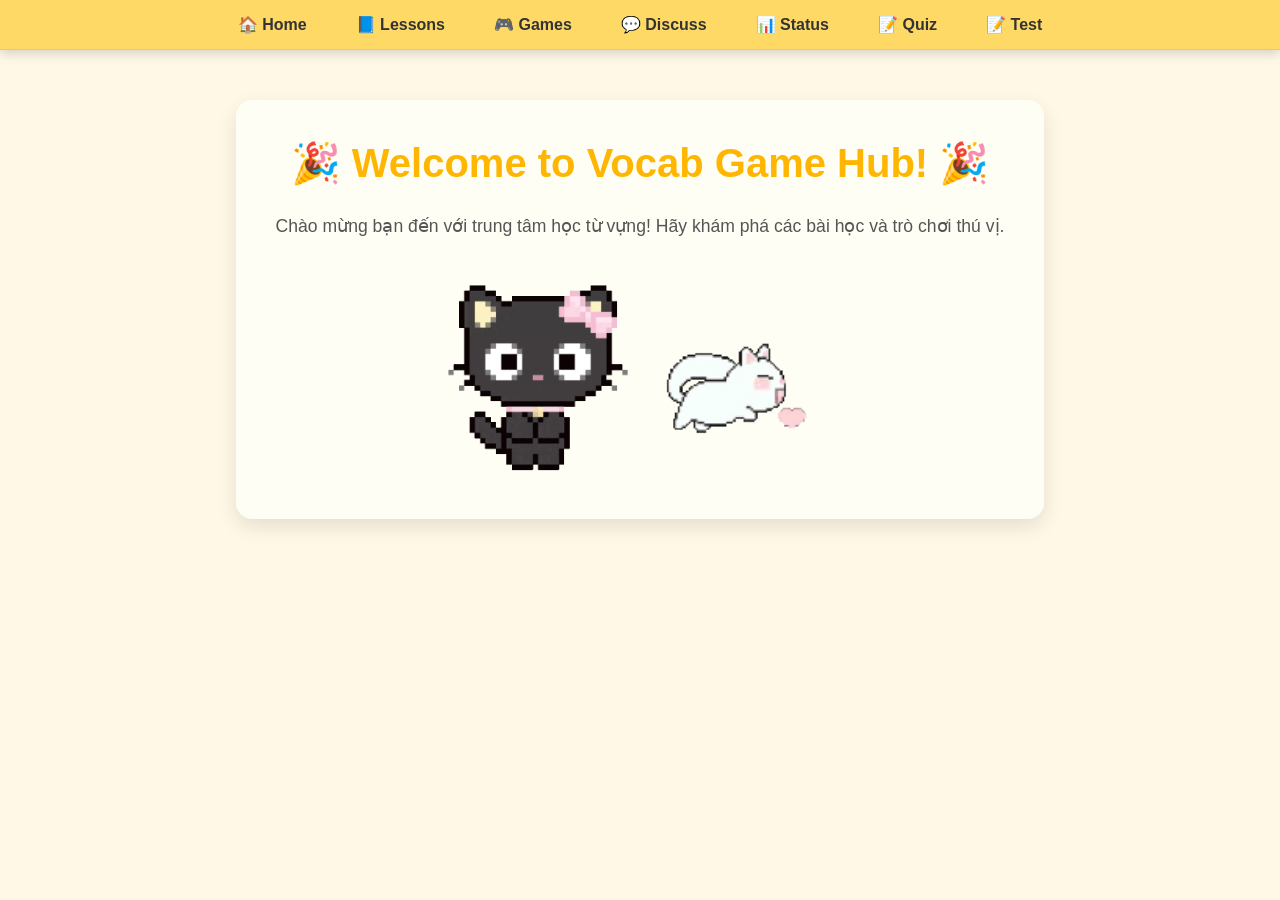
<file: vocab_project/index.html>
<!DOCTYPE html>
<html lang="vi">
<head>
  <meta charset="UTF-8">
  <title>Học Từ Vựng - Game Hub</title>
  <link rel="stylesheet" href="style.css">
</head>
<body>
  <nav>
  <ul>
    <li><a href="index.html">🏠 Home</a></li>
   <li><a href="Lessons.html">📘 Lessons</a></li>
    <li><a href="Games.html">🎮 Games</a></li>
    <li><a href="Discuss.html">💬 Discuss</a></li>
    <li><a href="Status.html">📊 Status</a></li>
    <li><a href="quizz.html">📝 Quiz</a></li>
    <li><a href="test.html">📝 Test</a></li> </ul>
</nav>

  <div class="content">
    <h1>🎉 Welcome to Vocab Game Hub! 🎉</h1>
    <p>Chào mừng bạn đến với trung tâm học từ vựng! Hãy khám phá các bài học và trò chơi thú vị.</p>

    <div class="sticker">
      <img src="images/sanrio-sanrio-characters.gif" alt="Sticker vui nhộn" width="200">
      <img src="images/heart-heart-chase.gif" alt="Sticker vui nhộn" width="200">
    </div>
  </div>
</body>
</html>
</file>
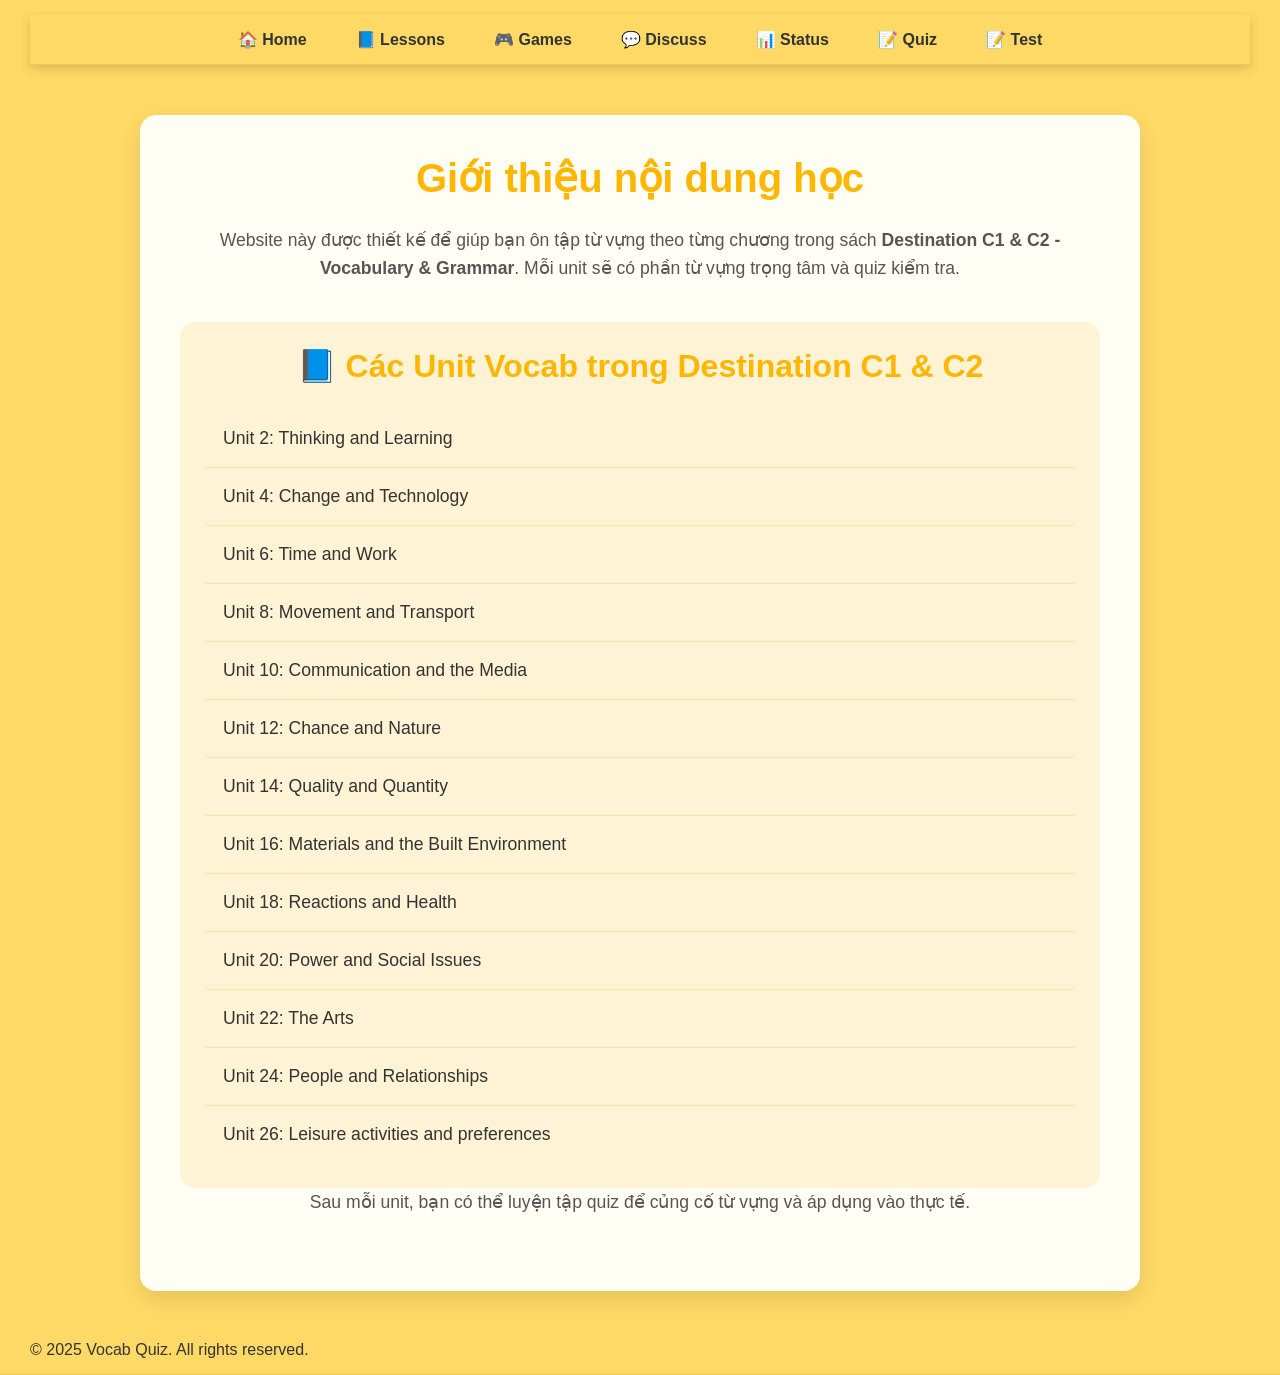
<file: vocab_project/Discuss.html>
<!DOCTYPE html>
<html lang="vi">
<head>
    <meta charset="UTF-8">
    <title>Giới thiệu - Vocab Quiz</title>
    <link rel="stylesheet" href="style.css">
</head>
<body>
    <nav>
    <nav>
  <ul>
    <li><a href="index.html">🏠 Home</a></li>
    <li><a href="lessons.html">📘 Lessons</a></li>
    <li><a href="games.html">🎮 Games</a></li>
    <li><a href="discuss.html">💬 Discuss</a></li>
    <li><a href="status.html">📊 Status</a></li>
    <li><a href="quizz.html">📝 Quiz</a></li>
    <li><a href="test.html">📝 Test</a></li> </ul>
</nav>

    <div class="content">
        <h1>Giới thiệu nội dung học</h1>
        <p>Website này được thiết kế để giúp bạn ôn tập từ vựng theo từng chương trong sách <b>Destination C1 & C2 - Vocabulary & Grammar</b>. Mỗi unit sẽ có phần từ vựng trọng tâm và quiz kiểm tra.</p>

        <section class="lesson-list">
            <h2>📘 Các Unit Vocab trong Destination C1 & C2</h2>
            <div class="lesson-item">
                <a href="#">Unit 2: Thinking and Learning</a>
            </div>
            <div class="lesson-item">
                <a href="#">Unit 4: Change and Technology</a>
            </div>
            <div class="lesson-item">
                <a href="#">Unit 6: Time and Work</a>
            </div>
            <div class="lesson-item">
                <a href="#">Unit 8: Movement and Transport</a>
            </div>
            <div class="lesson-item">
                <a href="#">Unit 10: Communication and the Media</a>
            </div>
            <div class="lesson-item">
                <a href="#">Unit 12: Chance and Nature</a>
            </div>
            <div class="lesson-item">
                <a href="#">Unit 14: Quality and Quantity</a>
            </div>
            <div class="lesson-item">
                <a href="#">Unit 16: Materials and the Built Environment</a>
            </div>
            <div class="lesson-item">
                <a href="#">Unit 18: Reactions and Health</a>
            </div>
            <div class="lesson-item">
                <a href="#">Unit 20: Power and Social Issues</a>
            </div>
            <div class="lesson-item">
                <a href="#">Unit 22: The Arts</a>
            </div>
            <div class="lesson-item">
                <a href="#">Unit 24: People and Relationships</a>
            </div>
            <div class="lesson-item">
                <a href="#">Unit 26: Leisure activities and preferences</a>
            </div>
        </section>

        <p>Sau mỗi unit, bạn có thể luyện tập quiz để củng cố từ vựng và áp dụng vào thực tế.</p>
    </div>

    <footer>
        <p>&copy; 2025 Vocab Quiz. All rights reserved.</p>
    </footer>
</body>
</html>
</file>
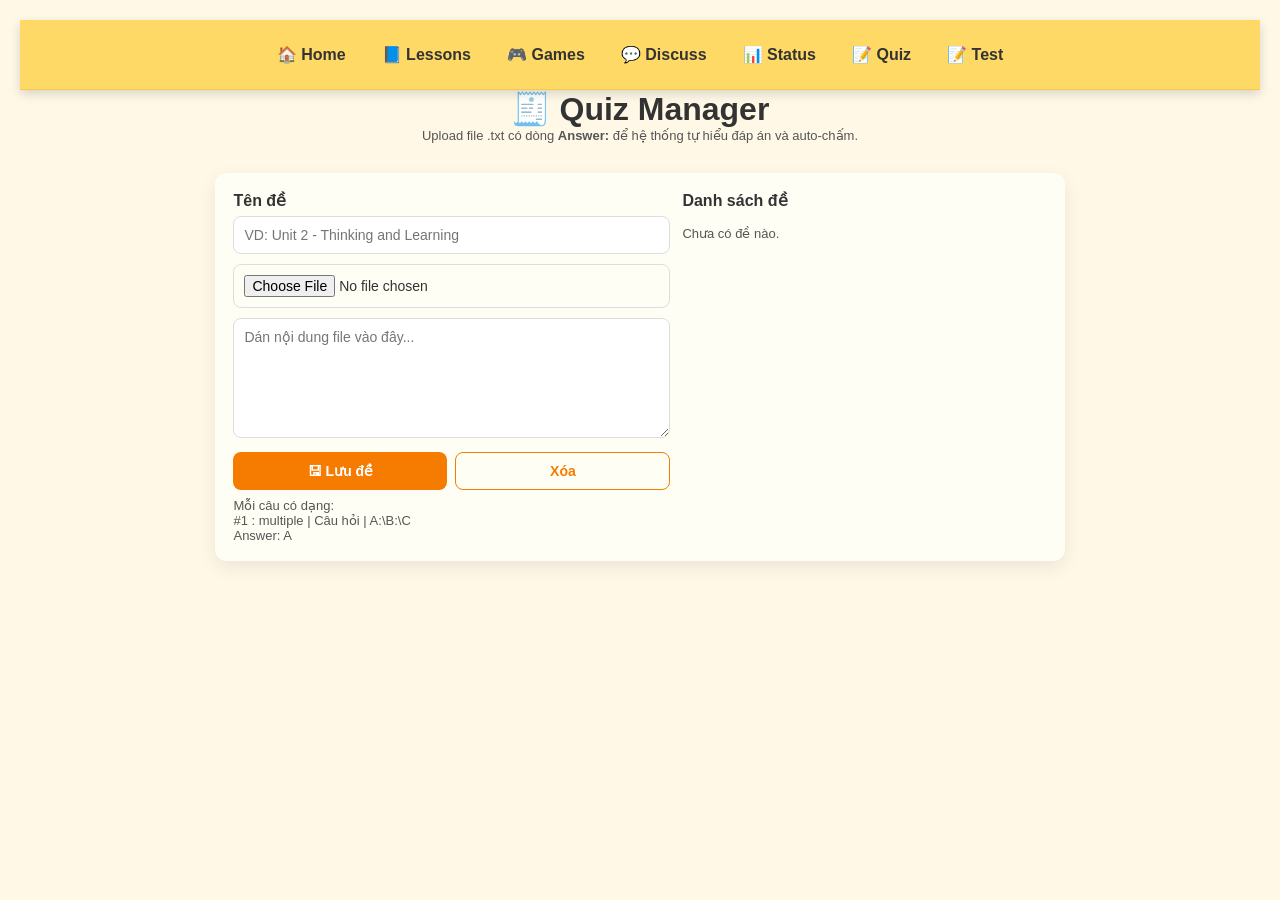
<file: vocab_project/quizz.html>
<!DOCTYPE html>
<html lang="vi">
<head>
  <meta charset="utf-8" />
  <meta name="viewport" content="width=device-width,initial-scale=1" />
  <title>Quiz Manager - Vocab Game Hub</title>
  <link rel="stylesheet" href="style.css">
  <style>
    body{background:#fff8e7;font-family:'Inter',sans-serif;color:#333;margin:0;padding:20px;}
    nav ul{display:flex;gap:12px;list-style:none;padding:10px 0;margin:0;}
    nav a{text-decoration:none;color:#333;padding:6px 10px;border-radius:8px;}
    header{text-align:center;margin-bottom:18px;}
    .box{background:#fffef5;border-radius:12px;padding:18px;box-shadow:0 6px 18px rgba(0,0,0,0.08);max-width:1000px;margin:12px auto;}
    .row{display:flex;gap:12px;align-items:flex-start;}
    .col{flex:1;}
    label{font-weight:600;display:block;margin-bottom:6px;}
    input,textarea,button{width:100%;padding:10px;border-radius:8px;border:1px solid #ddd;font-size:14px;box-sizing:border-box;}
    textarea{min-height:120px;resize:vertical;}
    .quiz-list{margin-top:16px;display:flex;flex-direction:column;gap:10px;max-height:420px;overflow:auto;padding-right:6px;}
    .quiz-item{background:#fff4b2;border-radius:10px;padding:10px;display:flex;justify-content:space-between;align-items:center;gap:10px;}
    .muted{color:#555;font-size:13px;}
    .btn{background:#f57c00;color:white;border:none;cursor:pointer;font-weight:700;}
    .btn.ghost{background:transparent;border:1px solid #f57c00;color:#f57c00;}
    @media(max-width:860px){.row{flex-direction:column}}
  </style>
</head>
<body>
<nav>
  <ul>
    <li><a href="index.html">🏠 Home</a></li>
    <li><a href="lessons.html">📘 Lessons</a></li>
    <li><a href="games.html">🎮 Games</a></li>
    <li><a href="discuss.html">💬 Discuss</a></li>
    <li><a href="status.html">📊 Status</a></li>
    <li><a href="quizz.html">📝 Quiz</a></li>
    <li><a href="test.html">📝 Test</a></li> </ul>
</nav>

<header>
  <h1>🧾 Quiz Manager</h1>
  <p class="muted">Upload file .txt có dòng <b>Answer:</b> để hệ thống tự hiểu đáp án và auto-chấm.</p>
</header>

<div class="box">
  <div class="row">
    <div class="col" style="flex:1.2">
      <label for="quiz-name">Tên đề</label>
      <input id="quiz-name" placeholder="VD: Unit 2 - Thinking and Learning"/>
      <input type="file" id="file-input" accept=".txt" style="margin-top:10px"/>
      <textarea id="paste-area" placeholder="Dán nội dung file vào đây..." style="margin-top:10px"></textarea>
      <div style="margin-top:10px;display:flex;gap:8px;">
        <button id="parse-save" class="btn">🖫 Lưu đề</button>
        <button id="clear-input" class="btn ghost">Xóa</button>
      </div>
      <p class="muted" style="margin-top:8px;">
        Mỗi câu có dạng:<br>
        <code>#1 : multiple | Câu hỏi | A:\B:\C<br>Answer: A</code>
      </p>
    </div>

    <div class="col" style="max-width:420px">
      <label>Danh sách đề</label>
      <div id="quizzes" class="quiz-list"></div>
    </div>
  </div>
</div>

<script>
const LS_KEY="vocab_quizzes_v1";
const fileInput=document.getElementById("file-input");
const pasteArea=document.getElementById("paste-area");
const quizName=document.getElementById("quiz-name");
const quizzesDiv=document.getElementById("quizzes");
function loadQuizzes(){const r=localStorage.getItem(LS_KEY);return r?JSON.parse(r):[];}
function saveQuizzes(l){localStorage.setItem(LS_KEY,JSON.stringify(l));}
function renderQuizzes(){
  const list=loadQuizzes();quizzesDiv.innerHTML="";
  if(!list.length){quizzesDiv.innerHTML='<div class="muted">Chưa có đề nào.</div>';return;}
  list.forEach(q=>{
    const d=document.createElement("div");d.className="quiz-item";
    d.innerHTML=`<div><b>${q.name}</b><div class='muted'>${q.questions.length} câu</div></div>
    <div><button class='btn' onclick="window.location='exam.html?quizId=${q.id}'">Làm bài</button>
    <button class='btn ghost' onclick="delQuiz('${q.id}')">Xóa</button></div>`;
    quizzesDiv.appendChild(d);
  });
}
function delQuiz(id){
  if(!confirm("Xóa đề này?"))return;
  const arr=loadQuizzes().filter(x=>x.id!==id);saveQuizzes(arr);renderQuizzes();
}
fileInput.onchange=e=>{
  const f=e.target.files[0];if(!f)return;
  const r=new FileReader();r.onload=()=>pasteArea.value=r.result;r.readAsText(f);
};
document.getElementById("clear-input").onclick=()=>{pasteArea.value="";quizName.value="";fileInput.value="";};
document.getElementById("parse-save").onclick=()=>{
  const name=quizName.value.trim(),raw=pasteArea.value.trim();
  if(!name||!raw){alert("Thiếu tên hoặc nội dung!");return;}
  const qs=parseQuestions(raw);
  const list=loadQuizzes();
  list.unshift({id:"quiz_"+Date.now(),name,created:Date.now(),questions:qs});
  saveQuizzes(list);renderQuizzes();alert("✅ Đã lưu đề!");pasteArea.value="";quizName.value="";
};
function parseQuestions(raw){
  const lines=raw.split(/\r?\n/);
  const qs=[];let cur=null;
  for(let line of lines){
    line=line.trim();if(!line)continue;
    if(line.startsWith("#")){
      if(cur)qs.push(cur);
      const parts=line.split("|").map(p=>p.trim());
      let type="essay",question="",opts=[];
      const typeMatch=line.match(/\b(multiple|checkbox|essay)\b/i);
      if(typeMatch)type=typeMatch[1].toLowerCase();
      if(parts.length>=2)question=parts[1];
      if(parts.length>=3)opts=parts[2].split(/\\|:|;/).map(s=>s.trim()).filter(Boolean);
      cur={type,question,options:opts,answer:null};
    }else if(line.toLowerCase().startsWith("answer:")){
      const ans=line.replace(/answer:/i,"").trim();
      if(cur){
        if(cur.type==="checkbox"){
          cur.answer=ans.split(/,|;|\\|:/).map(a=>a.trim()).filter(Boolean);
        }else cur.answer=ans;
      }
    }
  }
  if(cur)qs.push(cur);
  return qs;
}
renderQuizzes();
</script>
</body>
</html>
</file>
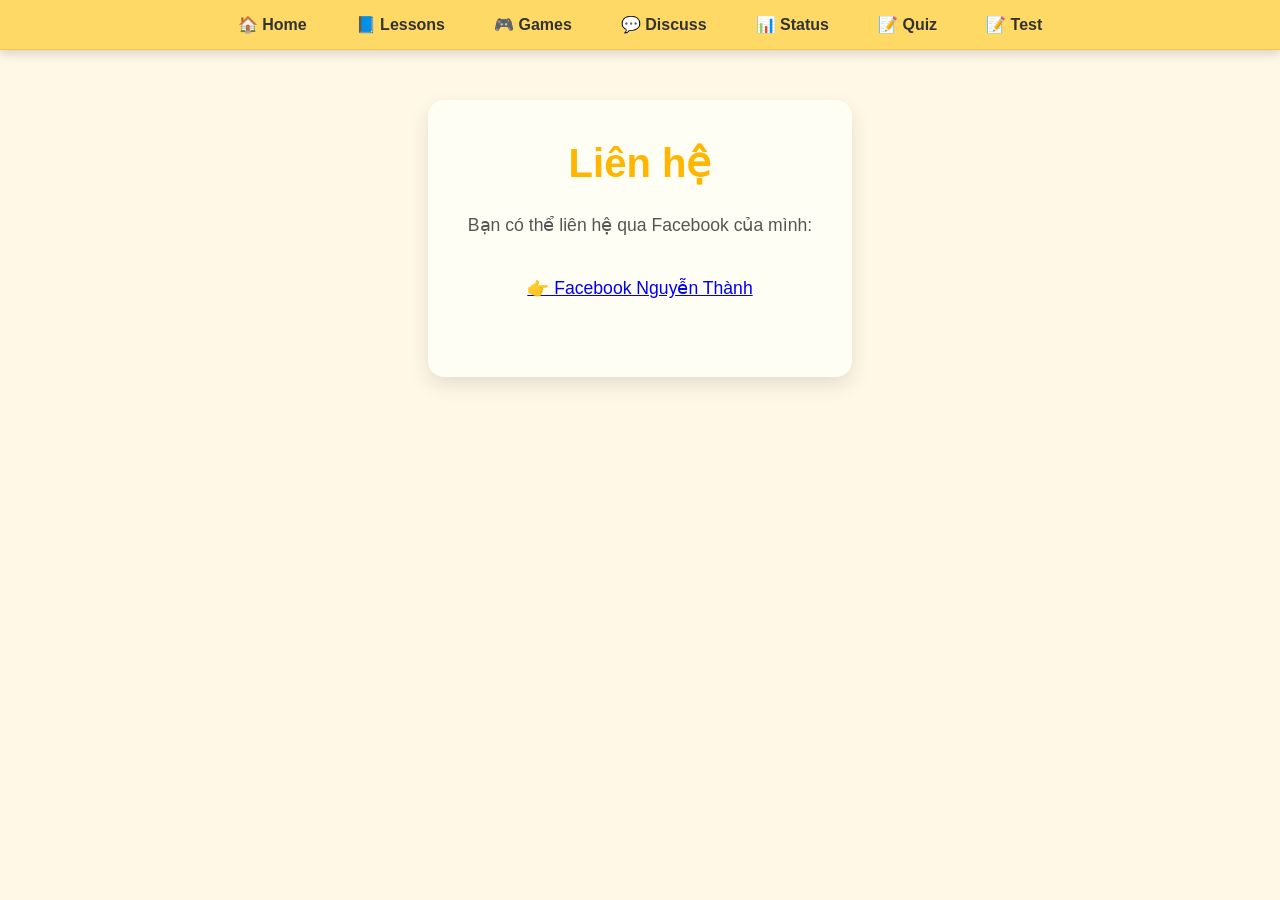
<file: vocab_project/Status.html>
<!DOCTYPE html>
<html lang="vi">
<head>
    <meta charset="UTF-8">
    <title>Status</title>
    <link rel="stylesheet" href="style.css">
</head>
<body>
    <nav>
  <ul>
    <li><a href="index.html">🏠 Home</a></li>
    <li><a href="lessons.html">📘 Lessons</a></li>
    <li><a href="games.html">🎮 Games</a></li>
    <li><a href="discuss.html">💬 Discuss</a></li>
    <li><a href="status.html">📊 Status</a></li>
    <li><a href="quizz.html">📝 Quiz</a></li>
    <li><a href="test.html">📝 Test</a></li> </ul>
</nav>

    <div class="content">
        <h1>Liên hệ</h1>
        <p>Bạn có thể liên hệ qua Facebook của mình:</p>
        <p>
            <a href="https://www.facebook.com/nguyen.thanh.176496/" target="_blank">
                👉 Facebook Nguyễn Thành
            </a>
        </p>
    </div>
</body>
</html>
</file>
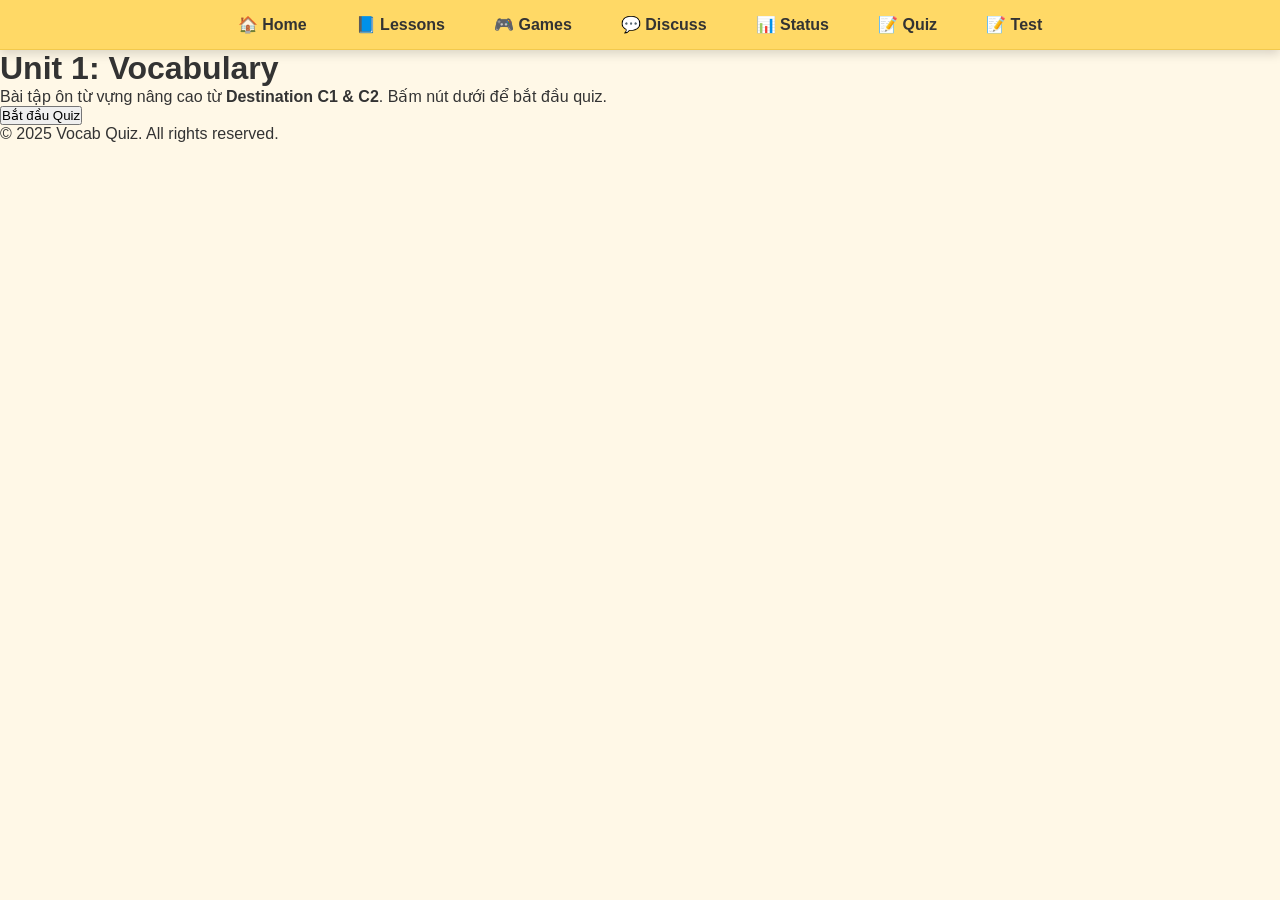
<file: vocab_project/quizs/unit1.html>
<!DOCTYPE html>
<html lang="vi">
<head>
  <meta charset="UTF-8">
  <title>Unit 1 - Vocabulary (C1 & C2)</title>
  <link rel="stylesheet" href="../style.css">
  <script defer src="../script.js"></script>
</head>
<body>
  <!-- Menu -->
  <header>
    <nav>
  <ul>
    <li><a href="../index.html">🏠 Home</a></li>
    <li><a href="../lessons.html">📘 Lessons</a></li>
    <li><a href="../games.html">🎮 Games</a></li>
    <li><a href="../discuss.html">💬 Discuss</a></li>
    <li><a href="../status.html">📊 Status</a></li>
    <li><a href="../quizz.html">📝 Quiz</a></li>
    <li><a href="../test.html">📝 Test</a></li> </ul>
</nav>
  </header>

  <!-- Nội dung chính -->
  <main class="container">
    <h1>Unit 1: Vocabulary</h1>
    <p>Bài tập ôn từ vựng nâng cao từ <b>Destination C1 & C2</b>.  
    Bấm nút dưới để bắt đầu quiz.</p>

    <button onclick="startQuiz('unit1.json')">Bắt đầu Quiz</button>
    <div id="quiz-container"></div>
  </main>

  <!-- Footer -->
  <footer>
    <p>&copy; 2025 Vocab Quiz. All rights reserved.</p>
  </footer>
</body>
</html>
</file>
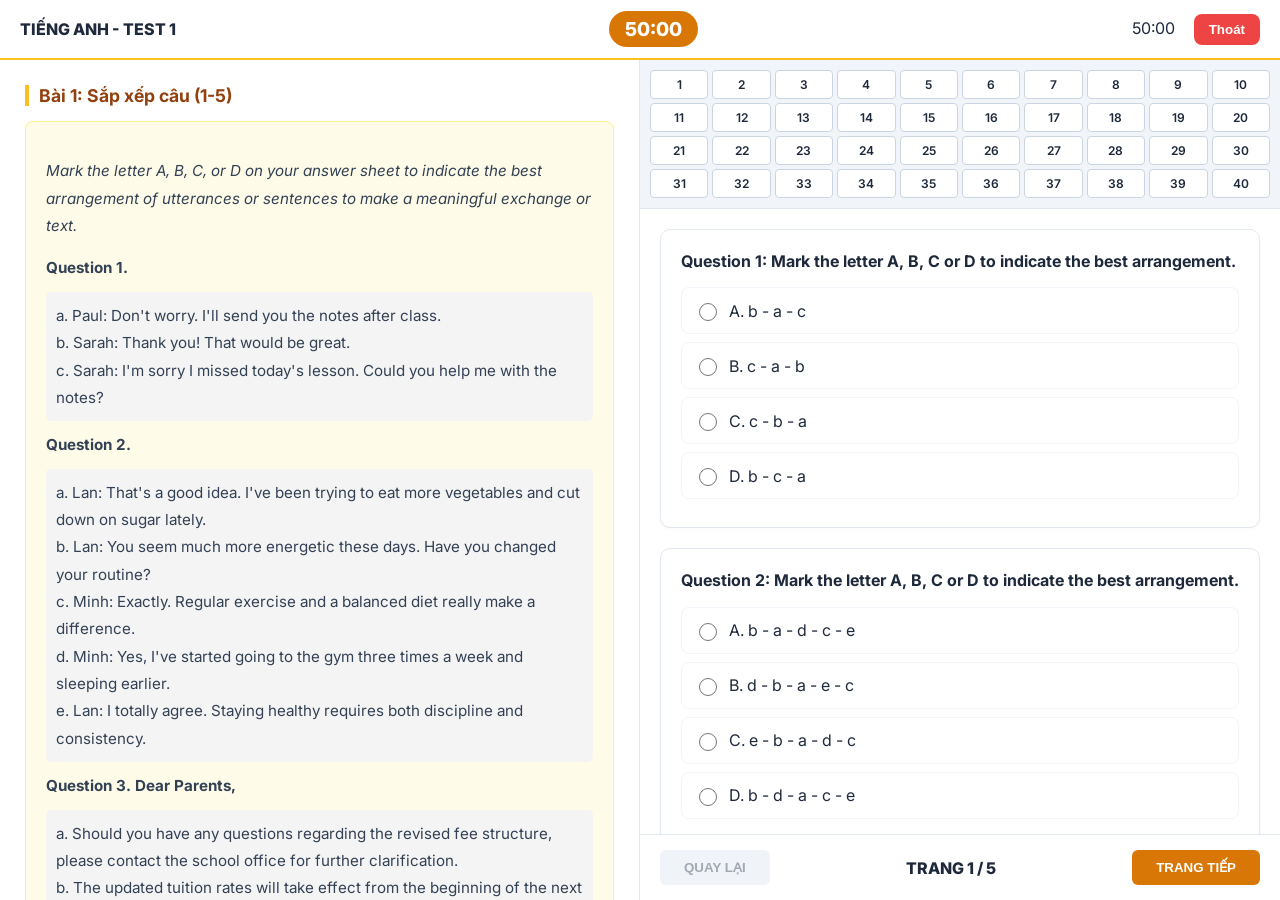
<file: vocab_project/tests/test_1.html>
<!DOCTYPE html>
<html lang="vi">
<head>
    <meta charset="UTF-8">
    <meta name="viewport" content="width=device-width, initial-scale=1.0">
    <title>Full Test 1</title>
    <link href="https://fonts.googleapis.com/css2?family=Inter:wght@400;600;700;800&display=swap" rel="stylesheet">
    <style>
        :root {
            --bg-body: #f8fafc;
            --panel-left: #ffffff;
            --accent-gold: #fbbf24;
            --btn-orange: #d97706;
            --done-green: #22c55e;
            --wrong-red: #ef4444;
            --text-main: #1e293b;
        }

        * { box-sizing: border-box; }
        body {
            font-family: 'Inter', sans-serif;
            margin: 0; display: flex; flex-direction: column;
            height: 100vh; background: var(--bg-body);
            color: var(--text-main); overflow: hidden;
        }

        header {
            height: 60px; background: white; display: flex;
            justify-content: space-between; align-items: center;
            padding: 0 20px; border-bottom: 2px solid var(--accent-gold);
            z-index: 100;
        }

        #timer {
            font-size: 1.2rem; font-weight: 800; color: white;
            background: var(--btn-orange); padding: 6px 16px; border-radius: 20px;
        }

        .main-container { display: flex; flex: 1; height: calc(100vh - 60px); overflow: hidden; }

        /* Left Panel */
        .paper-left { width: 50%; background: var(--panel-left); border-right: 1px solid #e2e8f0; overflow-y: auto; padding: 25px; }
        .page-content { display: none; }
        .page-content.active { display: block; }

        .content-block {
            line-height: 1.8; font-size: 0.95rem; color: #334155;
            background: #fefce8; padding: 20px; border-radius: 8px;
            border: 1px solid #fef08a; margin-bottom: 20px;
        }

        h2 { font-size: 1.1rem; color: #92400e; margin-top: 0; border-left: 4px solid var(--accent-gold); padding-left: 10px; margin-bottom: 15px; }

        /* Right Panel FIXED */
        .answer-right { width: 50%; display: flex; flex-direction: column; background: #fff; height: 100%; }
        
        .nav-sticky { padding: 10px; background: #f1f5f9; border-bottom: 1px solid #e2e8f0; flex-shrink: 0; }
        
        .nav-grid { display: grid; grid-template-columns: repeat(10, 1fr); gap: 4px; }
        
        .nav-item {
            background: white; border: 1px solid #cbd5e1; text-align: center;
            padding: 6px 0; border-radius: 4px; font-size: 0.75rem; font-weight: 600;
            cursor: pointer; transition: 0.2s;
        }
        .nav-item.completed { background: #dcfce7; border-color: var(--done-green); }
        .nav-item.correct { background: var(--done-green) !important; color: white !important; }
        .nav-item.incorrect { background: var(--wrong-red) !important; color: white !important; }

        /* VÙNG CUỘN CHÍNH CHO CÂU HỎI */
        #questionPanel { flex: 1; overflow-y: auto; padding: 20px; scroll-behavior: smooth; }

        .question-page { display: none; }
        .question-page.active { display: block; }

        .q-card {
            background: white; padding: 20px; border-radius: 10px;
            margin-bottom: 20px; border: 1px solid #e2e8f0;
            box-shadow: 0 2px 4px rgba(0,0,0,0.02);
        }
        .q-title { font-weight: 700; margin-bottom: 15px; display: block; line-height: 1.4; }
        .option {
            display: flex; align-items: center; padding: 12px; border: 1px solid #f1f5f9;
            border-radius: 8px; margin-bottom: 8px; cursor: pointer; transition: 0.2s;
        }
        .option:hover { background: #fefce8; border-color: var(--accent-gold); }
        .option input { margin-right: 12px; width: 18px; height: 18px; cursor: pointer; }

        .footer-nav {
            padding: 15px 20px; background: white; border-top: 1px solid #e2e8f0;
            display: flex; justify-content: space-between; align-items: center; flex-shrink: 0;
        }

        .btn { padding: 10px 24px; border: none; border-radius: 6px; font-weight: 700; cursor: pointer; }
        .btn-prev { background: #e2e8f0; color: #475569; }
        .btn-next { background: var(--btn-orange); color: white; }
        .btn-submit { background: #059669; color: white; display: none; }
        .btn-disabled { opacity: 0.5; cursor: not-allowed; pointer-events: none; }

        #scoreModal {
            position: fixed; top: 0; left: 0; width: 100%; height: 100%;
            background: rgba(0,0,0,0.6); display: none; justify-content: center;
            align-items: center; z-index: 1000;
        }
        .modal-content {
            background: white; padding: 30px; border-radius: 15px; text-align: center; max-width: 400px; width: 90%;
        }
    </style>
</head>
<body>

<div id="scoreModal">
    <div class="modal-content">
        <h2 style="border:none;">KẾT QUẢ BÀI THI</h2>
        <div id="correctCount" style="font-weight:600; margin-bottom:10px;">Đúng: 0 / 40 câu</div>
        <div id="totalScore" style="font-size:3rem; font-weight:800; color:var(--btn-orange); margin-bottom:10px;">0.0</div>
        <button class="btn btn-next" onclick="closeModal()">XEM LẠI ĐÁP ÁN</button>
    </div>
</div>

<header>
    <div style="font-weight: 800;">TIẾNG ANH - TEST 1</div>
    <div id="timer">50:00</div>
    <div class="header-right">
    <span id="timerDisplay">50:00</span>
    <button onclick="confirmExit()" style="margin-left:15px; background:#ef4444; color:white; border:none; padding:8px 15px; border-radius:8px; cursor:pointer; font-weight:bold;">Thoát</button>
</div>
    
</header>

<div class="main-container">
    <div class="paper-left" id="leftPanel">
        <div id="left-p1" class="page-content active">
            <h2>Bài 1: Sắp xếp câu (1-5)</h2>
            <div class="content-block">
                <p><i>Mark the letter A, B, C, or D on your answer sheet to indicate the best arrangement of utterances or sentences to make a meaningful exchange or text.</i></p>

                <div class="question-item">
                    <strong>Question 1.</strong>
                    <ul style="background: #f4f4f4; padding: 10px; border-radius: 5px; list-style: none; margin: 10px 0;">
                        <li>a. Paul: Don't worry. I'll send you the notes after class.</li>
                        <li>b. Sarah: Thank you! That would be great.</li>
                        <li>c. Sarah: I'm sorry I missed today's lesson. Could you help me with the notes?</li>
                    </ul>
                </div>

                <div class="question-item">
                    <strong>Question 2.</strong>
                    <ul style="background: #f4f4f4; padding: 10px; border-radius: 5px; list-style: none; margin: 10px 0;">
                        <li>a. Lan: That's a good idea. I've been trying to eat more vegetables and cut down on sugar lately.</li>
                        <li>b. Lan: You seem much more energetic these days. Have you changed your routine?</li>
                        <li>c. Minh: Exactly. Regular exercise and a balanced diet really make a difference.</li>
                        <li>d. Minh: Yes, I've started going to the gym three times a week and sleeping earlier.</li>
                        <li>e. Lan: I totally agree. Staying healthy requires both discipline and consistency.</li>
                    </ul>
                </div>

                <div class="question-item">
                    <strong>Question 3. Dear Parents,</strong>
                    <ul style="background: #f4f4f4; padding: 10px; border-radius: 5px; list-style: none; margin: 10px 0;">
                        <li>a. Should you have any questions regarding the revised fee structure, please contact the school office for further clarification.</li>
                        <li>b. The updated tuition rates will take effect from the beginning of the next academic term in January.</li>
                        <li>c. We understand that this adjustment may require careful consideration, and we appreciate your continued support.</li>
                        <li>d. Due to rising operational costs and improvements in educational facilities, the school will be implementing a revised tuition policy.</li>
                        <li>e. We are writing to inform you of an important update concerning the school's tuition fees.</li>
                    </ul>
                </div>

                <div class="question-item">
                    <strong>Question 4.</strong>
                    <ul style="background: #f4f4f4; padding: 10px; border-radius: 5px; list-style: none; margin: 10px 0;">
                        <li>a. In the end, I came to see that leaving my comfort zone had been the most valuable part of the experience.</li>
                        <li>b. These challenges became clear when navigating unfamiliar streets, sampling local dishes and dealing with a different dialect proved more demanding than I had anticipated.</li>
                        <li>c. Having to handle everything alone, without the support of friends or family, left me feeling slightly uneasy.</li>
                        <li>d. In retrospect, the journey not only strengthened my independence but also made me more confident in unfamiliar situations.</li>
                        <li>e. During the summer holiday, I chose to travel alone to a small coastal town, expecting nothing more than a peaceful break.</li>
                    </ul>
                </div>

                <div class="question-item">
                    <strong>Question 5.</strong>
                    <ul style="background: #f4f4f4; padding: 10px; border-radius: 5px; list-style: none; margin: 10px 0;">
                        <li>a. Over the past few years, the organisation has struggled with communication gaps and declining employee morale.</li>
                        <li>b. To enhance collaboration, the company introduced regular team-building workshops and cross-departmental projects.</li>
                        <li>c. As a result, overall productivity improved, and employees reported higher levels of job satisfaction.</li>
                        <li>d. These initiatives encouraged staff members to share ideas more openly and develop stronger professional relationships.</li>
                        <li>e. Recognising these challenges, senior managers decided to implement a comprehensive strategy to strengthen teamwork across the company.</li>
                    </ul>
                </div>
            </div>
        </div>
        <div id="left-p2" class="page-content">
            <h2>Bài 2 & 3: Airport & Usability</h2>
            <div class="content-block">
                
                <div class="section" style="margin-bottom: 30px;">
                    <h3 style="text-align: center;">Airport Delays and Cancellations: What Travellers Should Know</h3>
                    <div style="background: #f4f4f4; padding: 15px; border-radius: 5px; line-height: 1.8; text-align: justify;">
                        Flight disruptions are becoming more common in the United States. Weather conditions, staffing shortages and technical problems can <strong>(6) _______</strong> significant delays or cancellations. Passengers are advised to check airline updates regularly and stay informed about any schedule <strong>(7) _______</strong>. 
                        <br><br>
                        Travellers should arrive early at the airport <strong>(8) _______</strong> unexpected security procedures may extend waiting times. Airlines are responsible for offering assistance under a <strong>(9) _______</strong> designed to protect affected passengers.
                        <br><br>
                        To reduce inconvenience:
                        <ul style="list-style-type: disc; padding-left: 25px; margin-top: 5px;">
                            <li>Keep essential items in a carry-on bag.</li>
                            <li>Contact airline staff to <strong>(10) _______</strong> a compensation claim if your flight is cancelled for reasons within the airline's control.</li>
                            <li>Check the <strong>(11) _______</strong> of flights cancelled on your route before making alternative travel plans.</li>
                        </ul>
                    </div>
                </div>

                <hr>

                <div class="section" style="margin-top: 20px;">
                    <p><i>Read the following passage:</i></p>
                    
                    <div style="background: #f9f9f9; padding: 15px; border-radius: 5px; line-height: 1.6; text-align: justify;">
                        <p>As smartphones increasingly dominate online activity, improving mobile usability has become a strategic priority for digital designers. Compared with desktop interfaces, mobile environments present <u><strong>constraints</strong></u> due to limited screen space and touch-based interaction. These conditions require layouts that minimise distraction, highlight essential functions and help users complete tasks efficiently without excessive cognitive effort.</p>

                        <p>A common problem in mobile interface design is visual clutter. When too many buttons, images or text blocks compete for attention, users may struggle to navigate effectively or interpret information accurately. Establishing a clear visual hierarchy, maintaining consistent design patterns and ensuring readable typography allow users to process content more smoothly. Removing <u><strong>redundant</strong></u> elements and simplifying structures can significantly enhance clarity while preserving functional balance and interface consistency.</p>

                        <p>Effective navigation is essential for maintaining usability across mobile platforms. Since small screens cannot accommodate complex menu systems, designers must adopt simplified and logically organised structures. Features such as compact icons, bottom navigation bars and gesture-based commands are widely used to facilitate quicker interaction. However, these solutions must be carefully designed, as poorly labelled or hidden functions may confuse users and reduce overall satisfaction.</p>

                        <p>Performance and responsiveness also shape user experience. Mobile users often access information in short sessions and expect immediate results. When a page loads slowly or relies heavily on visual effects, users may abandon <u><strong>it</strong></u> more quickly, weakening long-term engagement. Technical optimisation, including image compression, efficient coding and adaptive design, supports smoother performance across devices and varying network conditions.</p>

                        <p>Finally, user testing remains crucial in mobile design. By observing real usage patterns, designers can identify obstacles that theoretical assumptions overlook. They can then adjust layouts and refine navigation flows to align better with user expectations. <u><strong>In a competitive digital marketplace, usability functions not merely as an enhancement but as a fundamental requirement for sustained growth.</strong></u></p>
                    </div>
                    <p style="font-size: 0.9em; color: #666; margin-top: 5px;"><i>(Adapted from https://consumersearch.com)</i></p>
                </div>
            </div>
        </div>
        <div id="left-p3" class="page-content">
            <h2>Bài 4: Science Festival</h2>
            <div class="content-block">
                <p><i>Read the following advertisement and mark the letter A, B, C, or D on your answer sheet to indicate the option that best fits each of the numbered blanks from 20 to 25.</i></p>
                
                <div style="background: #f4f4f4; padding: 15px; border-radius: 5px; line-height: 1.8; text-align: justify;">
                    <h3 style="text-align: center; margin-top: 0;">✎ Edinburgh Science Festival</h3>
                    <p>The Edinburgh Science Festival is an annual event <strong>(20) _______</strong> celebrates scientific discovery and innovation. Held each spring, the festival offers numerous exhibitions, workshops and interactive activities designed to <strong>(21) _______</strong> interest among people of all ages.</p>

                    <p>Visitors are encouraged to take part in hands-on experiments and discussions <strong>(22) _______</strong> by scientists and researchers. Although participants may have little scientific background, the activities are designed to be accessible and engaging.</p>

                    <p>The festival also highlights the importance of scientific <strong>(23) _______</strong> in modern society, especially in addressing global challenges.</p>

                    <p>Many events rely on collaboration between universities, schools and research organisations. <strong>(24) _______</strong> the festival to receive greater support from schools and local communities, it would have an even wider impact. Some schools already organise regular science-related activities for young people, and <strong>(25) _______</strong> schools may follow if more support is available.</p>
                </div>
                <p style="font-size: 0.9em; color: #666; margin-top: 5px;"><i>(Adapted from https://www.earthday.org)</i></p>
            </div>
        </div>
       <div id="left-p4" class="page-content">
            <h2>Bài 5: Brownwashing</h2>
            <div class="content-block">
                <p><i>Read the following passage and mark the letter A, B, C or D on your answer sheet to indicate the option that best fits each of the numbered blanks from 26 to 30.</i></p>
                
                <div style="background: #f9f9f9; padding: 15px; border-radius: 5px; line-height: 1.6; text-align: justify;">
                    While greenwashing has received significant public attention, brownwashing remains less widely recognised. It occurs when companies intentionally minimise or obscure their genuine environmental progress in public communication. <strong>(26) _______</strong>. As a result, firms may appear less environmentally responsible than they actually are.
                    
                    <br><br>
                    
                    One reason for this behaviour is the increasing pressure placed on companies to meet ambitious sustainability targets. <strong>(27) _______</strong>. In such situations, organisations may prefer to avoid strong claims altogether rather than draw attention to commitments they may struggle to fulfil. This cautious approach can be particularly common in highly competitive industries. However, brownwashing can also create unintended consequences, <strong>(28) _______</strong>. When companies fail to communicate their achievements clearly, stakeholders may struggle to identify which firms are genuinely making progress. Another concern is that inconsistent communication practices make comparison difficult. <strong>(29) _______</strong>, those that communicate more clearly may gain an advantage, regardless of their actual environmental performance. To address these challenges, experts suggest that improving both transparency and consistency is essential. The key issue is <strong>(30) _______</strong>.
                </div>
                <p style="font-size: 0.9em; color: #666; margin-top: 5px;"><i>(Adapted from https://news.umich.edu)</i></p>
            </div>
        </div>
        <div id="left-p5" class="page-content">
            <h2>Bài 6: Global Ocean Treaty</h2>
            <div class="content-block">
                <p><i>Read the following passage and mark the letter A, B, C or D on your answer sheet to indicate the best answer to each of the following questions from 31 to 40.</i></p>
                
                <div style="background: #f4f4f4; padding: 15px; border-radius: 5px; line-height: 1.8; text-align: justify;">
                    <p>For more than fifteen years, environmental organisations, scientists and Indigenous communities campaigned for stronger protection of the High Seas – the vast areas of ocean beyond national jurisdiction. These waters, covering nearly half of the planet, had long remained largely unregulated and vulnerable to intensive resource exploitation. In early 2026, <u>their</u> efforts <u><strong>culminated</strong></u> in the entry into force of the Global Ocean Treaty, creating a new legal framework for international marine governance.</p>

                    <p>Before the Treaty, less than one percent of the High Seas was fully or highly protected. <u>Industrial fishing fleets</u> operated with minimal restrictions, and proposals for deep-sea mining raised concerns about irreversible ecological damage and long-term habitat degradation. <strong>[I]</strong> By establishing a formal process to designate marine protected areas, the Treaty provides governments with tools to <u>conserve</u> biodiversity on a scale not previously possible in international waters.</p>

                    <p>Supporters argue that protecting the High Seas is essential not only for marine life but also for <u>climate</u> stability. Oceans absorb vast amounts of carbon dioxide and regulate global temperatures. Moreover, billions of people depend on healthy marine ecosystems for food security and economic livelihoods. <u><strong>In this context, ocean conservation is increasingly viewed as central to sustainable development rather than a purely environmental objective.</strong></u></p>

                    <p>Nevertheless, adoption of the Treaty did not occur without resistance. <strong>[II]</strong> Some governments were initially reluctant to accept binding obligations that might limit industrial expansion. Negotiations required compromise, and implementation will depend on continued political will and institutional coordination. Under the agreement, proposals for protected areas must be based on scientific evidence and involve consultation with affected communities, ensuring legitimacy and accountability.</p>

                    <p>World leaders have committed to protecting 30 percent of the world's oceans by 2030 – the “30x30” goal. <strong>[III]</strong> Achieving this target will demand consistent monitoring, transparent reporting and meaningful enforcement. Past environmental agreements demonstrate that ambitious pledges alone do not automatically produce measurable results. <strong>[IV]</strong> The Global Ocean Treaty therefore represents both a diplomatic achievement and a test of global commitment. Its ultimate impact will depend on whether governments transform negotiated promises into sustained protection for marine ecosystems.</p>
                </div>
                <p style="font-size: 0.9em; color: #666; margin-top: 5px;"><i>(Adapted from https://www.greenpeace.org.uk)</i></p>
            </div>
        </div>
    </div>

    <div class="answer-right">
        <div class="nav-sticky">
            <div class="nav-grid">
                <script>
                    for(let i=1; i<=40; i++) document.write(`<div class="nav-item" id="nav-${i}" onclick="jumpToQuestion(${i})">${i}</div>`);
                </script>
            </div>
        </div>

        <div id="questionPanel">
            <div id="right-p1" class="question-page active">
                <div class="q-card" id="q1">
                    <span class="q-title">Question 1: Mark the letter A, B, C or D to indicate the best arrangement.</span>
                <label class="option"><input type="radio" name="q1" value="A" onchange="mark(1)"> A. b - a - c</label>
                <label class="option"><input type="radio" name="q1" value="B" onchange="mark(1)"> B. c - a - b</label>
                <label class="option"><input type="radio" name="q1" value="C" onchange="mark(1)"> C. c - b - a</label>
                <label class="option"><input type="radio" name="q1" value="D" onchange="mark(1)"> D. b - c - a</label>
            </div>

            <div class="q-card" id="q2">
                <span class="q-title">Question 2: Mark the letter A, B, C or D to indicate the best arrangement.</span>
                <label class="option"><input type="radio" name="q2" value="A" onchange="mark(2)"> A. b - a - d - c - e</label>
                <label class="option"><input type="radio" name="q2" value="B" onchange="mark(2)"> B. d - b - a - e - c</label>
                <label class="option"><input type="radio" name="q2" value="C" onchange="mark(2)"> C. e - b - a - d - c</label>
                <label class="option"><input type="radio" name="q2" value="D" onchange="mark(2)"> D. b - d - a - c - e</label>
            </div>

            <div class="q-card" id="q3">
                <span class="q-title">Question 3: Mark the letter A, B, C or D to indicate the best arrangement.</span>
                <label class="option"><input type="radio" name="q3" value="A" onchange="mark(3)"> A. d - b - e - a - c</label>
                <label class="option"><input type="radio" name="q3" value="B" onchange="mark(3)"> B. e - d - b - a - c</label>
                <label class="option"><input type="radio" name="q3" value="C" onchange="mark(3)"> C. d - e - b - c - a</label>
                <label class="option"><input type="radio" name="q3" value="D" onchange="mark(3)"> D. e - b - a - d - c</label>
            </div>

            <div class="q-card" id="q4">
                <span class="q-title">Question 4: Mark the letter A, B, C or D to indicate the best arrangement.</span>
                <label class="option"><input type="radio" name="q4" value="A" onchange="mark(4)"> A. e - b - c - a - d</label>
                <label class="option"><input type="radio" name="q4" value="B" onchange="mark(4)"> B. b - c - e - a - d</label>
                <label class="option"><input type="radio" name="q4" value="C" onchange="mark(4)"> C. b - e - c - d - a</label>
                <label class="option"><input type="radio" name="q4" value="D" onchange="mark(4)"> D. e - c - b - a - d</label>
            </div>

            <div class="q-card" id="q5">
                <span class="q-title">Question 5: Mark the letter A, B, C or D to indicate the best arrangement.</span>
                <label class="option"><input type="radio" name="q5" value="A" onchange="mark(5)"> A. e - b - a - c - d</label>
                <label class="option"><input type="radio" name="q5" value="B" onchange="mark(5)"> B. a - b - e - d - c</label>
                <label class="option"><input type="radio" name="q5" value="C" onchange="mark(5)"> C. e - a - b - c - d</label>
                <label class="option"><input type="radio" name="q5" value="D" onchange="mark(5)"> D. a - e - b - d - c</label>
            </div>
        </div>

        <div id="right-p2" class="question-page">
            <div class="q-card" id="q6">
                <span class="q-title">Question 6: Mark the letter A, B, C or D to indicate the option that best fits blank (6).</span>
                <label class="option"><input type="radio" name="q6" value="A" onchange="mark(6)"> A. give rise to</label>
                <label class="option"><input type="radio" name="q6" value="B" onchange="mark(6)"> B. give up on</label>
                <label class="option"><input type="radio" name="q6" value="C" onchange="mark(6)"> C. give way to</label>
                <label class="option"><input type="radio" name="q6" value="D" onchange="mark(6)"> D. result from</label>
            </div>

            <div class="q-card" id="q7">
                <span class="q-title">Question 7: Mark the letter A, B, C or D to indicate the option that best fits blank (7).</span>
                <label class="option"><input type="radio" name="q7" value="A" onchange="mark(7)"> A. settlements</label>
                <label class="option"><input type="radio" name="q7" value="B" onchange="mark(7)"> B. enclosures</label>
                <label class="option"><input type="radio" name="q7" value="C" onchange="mark(7)"> C. adjustments</label>
                <label class="option"><input type="radio" name="q7" value="D" onchange="mark(7)"> D. possessions</label>
            </div>

            <div class="q-card" id="q8">
                <span class="q-title">Question 8: Mark the letter A, B, C or D to indicate the option that best fits blank (8).</span>
                <label class="option"><input type="radio" name="q8" value="A" onchange="mark(8)"> A. and</label>
                <label class="option"><input type="radio" name="q8" value="B" onchange="mark(8)"> B. but</label>
                <label class="option"><input type="radio" name="q8" value="C" onchange="mark(8)"> C. so</label>
                <label class="option"><input type="radio" name="q8" value="D" onchange="mark(8)"> D. because</label>
            </div>

            <div class="q-card" id="q9">
                <span class="q-title">Question 9: Mark the letter A, B, C or D to indicate the option that best fits blank (9).</span>
                <label class="option"><input type="radio" name="q9" value="A" onchange="mark(9)"> A. passenger assistance policy</label>
                <label class="option"><input type="radio" name="q9" value="B" onchange="mark(9)"> B. assistance passenger policy</label>
                <label class="option"><input type="radio" name="q9" value="C" onchange="mark(9)"> C. passenger policy assistance</label>
                <label class="option"><input type="radio" name="q9" value="D" onchange="mark(9)"> D. policy passenger assistance</label>
            </div>

            <div class="q-card" id="q10">
                <span class="q-title">Question 10: Mark the letter A, B, C or D to indicate the option that best fits blank (10).</span>
                <label class="option"><input type="radio" name="q10" value="A" onchange="mark(10)"> A. postpone</label>
                <label class="option"><input type="radio" name="q10" value="B" onchange="mark(10)"> B. replace</label>
                <label class="option"><input type="radio" name="q10" value="C" onchange="mark(10)"> C. file</label>
                <label class="option"><input type="radio" name="q10" value="D" onchange="mark(10)"> D. undergo</label>
            </div>

            <div class="q-card" id="q11">
                <span class="q-title">Question 11: Mark the letter A, B, C or D to indicate the option that best fits blank (11).</span>
                <label class="option"><input type="radio" name="q11" value="A" onchange="mark(11)"> A. number</label>
                <label class="option"><input type="radio" name="q11" value="B" onchange="mark(11)"> B. rate</label>
                <label class="option"><input type="radio" name="q11" value="C" onchange="mark(11)"> C. amount</label>
                <label class="option"><input type="radio" name="q11" value="D" onchange="mark(11)"> D. level</label>
            </div>

            <div class="q-card" id="q12">
                <span class="q-title">Question 12: Which of the following is NOT mentioned as a factor affecting mobile usability?</span>
                <label class="option"><input type="radio" name="q12" value="A" onchange="mark(12)"> A. Hardware storage capacity</label>
                <label class="option"><input type="radio" name="q12" value="B" onchange="mark(12)"> B. Touch-based interaction</label>
                <label class="option"><input type="radio" name="q12" value="C" onchange="mark(12)"> C. Performance and responsiveness</label>
                <label class="option"><input type="radio" name="q12" value="D" onchange="mark(12)"> D. Limited screen space</label>
            </div>

            <div class="q-card" id="q13">
                <span class="q-title">Question 13: The word "constraints" in paragraph 1 can be best replaced by ______.</span>
                <label class="option"><input type="radio" name="q13" value="A" onchange="mark(13)"> A. innovations</label>
                <label class="option"><input type="radio" name="q13" value="B" onchange="mark(13)"> B. advantages</label>
                <label class="option"><input type="radio" name="q13" value="C" onchange="mark(13)"> C. adjustments</label>
                <label class="option"><input type="radio" name="q13" value="D" onchange="mark(13)"> D. limitations</label>
            </div>

            <div class="q-card" id="q14">
                <span class="q-title">Question 14: The word "redundant" in paragraph 2 is OPPOSITE in meaning to ______.</span>
                <label class="option"><input type="radio" name="q14" value="A" onchange="mark(14)"> A. unnecessary</label>
                <label class="option"><input type="radio" name="q14" value="B" onchange="mark(14)"> B. excessive</label>
                <label class="option"><input type="radio" name="q14" value="C" onchange="mark(14)"> C. innovative</label>
                <label class="option"><input type="radio" name="q14" value="D" onchange="mark(14)"> D. essential</label>
            </div>

            <div class="q-card" id="q15">
                <span class="q-title">Question 15: The word "it" in paragraph 4 refers to ______.</span>
                <label class="option"><input type="radio" name="q15" value="A" onchange="mark(15)"> A. a page</label>
                <label class="option"><input type="radio" name="q15" value="B" onchange="mark(15)"> B. a technical optimisation</label>
                <label class="option"><input type="radio" name="q15" value="C" onchange="mark(15)"> C. a long-term engagement</label>
                <label class="option"><input type="radio" name="q15" value="D" onchange="mark(15)"> D. a user behaviour</label>
            </div>

            <div class="q-card" id="q16">
                <span class="q-title">Question 16: Which of the following best paraphrases the underlined sentence in paragraph 5?</span>
                <label class="option"><input type="radio" name="q16" value="A" onchange="mark(16)"> A. In competitive digital markets, usability has become essential rather than simply an additional improvement.</label>
                <label class="option"><input type="radio" name="q16" value="B" onchange="mark(16)"> B. In competitive digital markets, usability can enhance platforms but is not always necessary for growth.</label>
                <label class="option"><input type="radio" name="q16" value="C" onchange="mark(16)"> C. In competitive digital markets, platform success often results from marketing instead of improvements.</label>
                <label class="option"><input type="radio" name="q16" value="D" onchange="mark(16)"> D. In competitive digital markets, sustained growth depends mainly on innovative visual design strategies.</label>
            </div>

            <div class="q-card" id="q17">
                <span class="q-title">Question 17: Which of the following is TRUE according to the passage?</span>
                <label class="option"><input type="radio" name="q17" value="A" onchange="mark(17)"> A. User testing guarantees error-free interface design.</label>
                <label class="option"><input type="radio" name="q17" value="B" onchange="mark(17)"> B. Hidden or unclear navigation elements may decrease user satisfaction.</label>
                <label class="option"><input type="radio" name="q17" value="C" onchange="mark(17)"> C. Visual effects always strengthen long-term engagement.</label>
                <label class="option"><input type="radio" name="q17" value="D" onchange="mark(17)"> D. Complex menu systems are suitable for small mobile screens.</label>
            </div>

            <div class="q-card" id="q18">
                <span class="q-title">Question 18: Which paragraph discusses the importance of reducing unnecessary design elements?</span>
                <label class="option"><input type="radio" name="q18" value="A" onchange="mark(18)"> A. Paragraph 3</label>
                <label class="option"><input type="radio" name="q18" value="B" onchange="mark(18)"> B. Paragraph 4</label>
                <label class="option"><input type="radio" name="q18" value="C" onchange="mark(18)"> C. Paragraph 2</label>
                <label class="option"><input type="radio" name="q18" value="D" onchange="mark(18)"> D. Paragraph 1</label>
            </div>

            <div class="q-card" id="q19">
                <span class="q-title">Question 19: Which paragraph refers to technical strategies for improving system performance?</span>
                <label class="option"><input type="radio" name="q19" value="A" onchange="mark(19)"> A. Paragraph 2</label>
                <label class="option"><input type="radio" name="q19" value="B" onchange="mark(19)"> B. Paragraph 5</label>
                <label class="option"><input type="radio" name="q19" value="C" onchange="mark(19)"> C. Paragraph 4</label>
                <label class="option"><input type="radio" name="q19" value="D" onchange="mark(19)"> D. Paragraph 3</label>
            </div>
        </div>

            <div id="right-p3" class="question-page">
            <div class="q-card" id="q20">
                <span class="q-title">Question 20: Mark the letter A, B, C or D to indicate the option that best fits blank (20).</span>
                <label class="option"><input type="radio" name="q20" value="A" onchange="mark(20)"> A. whose</label>
                <label class="option"><input type="radio" name="q20" value="B" onchange="mark(20)"> B. who</label>
                <label class="option"><input type="radio" name="q20" value="C" onchange="mark(20)"> C. which</label>
                <label class="option"><input type="radio" name="q20" value="D" onchange="mark(20)"> D. whom</label>
            </div>
            <div class="q-card" id="q21">
                <span class="q-title">Question 21: Mark the letter A, B, C or D to indicate the option that best fits blank (21).</span>
                <label class="option"><input type="radio" name="q21" value="A" onchange="mark(21)"> A. reduce</label>
                <label class="option"><input type="radio" name="q21" value="B" onchange="mark(21)"> B. ignore</label>
                <label class="option"><input type="radio" name="q21" value="C" onchange="mark(21)"> C. create</label>
                <label class="option"><input type="radio" name="q21" value="D" onchange="mark(21)"> D. cancel</label>
            </div>
            <div class="q-card" id="q22">
                <span class="q-title">Question 22: Mark the letter A, B, C or D to indicate the option that best fits blank (22).</span>
                <label class="option"><input type="radio" name="q22" value="A" onchange="mark(22)"> A. led</label>
                <label class="option"><input type="radio" name="q22" value="B" onchange="mark(22)"> B. lead</label>
                <label class="option"><input type="radio" name="q22" value="C" onchange="mark(22)"> C. are led</label>
                <label class="option"><input type="radio" name="q22" value="D" onchange="mark(22)"> D. leading</label>
            </div>
            <div class="q-card" id="q23">
                <span class="q-title">Question 23: Mark the letter A, B, C or D to indicate the option that best fits blank (23).</span>
                <label class="option"><input type="radio" name="q23" value="A" onchange="mark(23)"> A. literate</label>
                <label class="option"><input type="radio" name="q23" value="B" onchange="mark(23)"> B. illiteracy</label>
                <label class="option"><input type="radio" name="q23" value="C" onchange="mark(23)"> C. literately</label>
                <label class="option"><input type="radio" name="q23" value="D" onchange="mark(23)"> D. literacy</label>
            </div>
            <div class="q-card" id="q24">
                <span class="q-title">Question 24: Mark the letter A, B, C or D to indicate the option that best fits blank (24).</span>
                <label class="option"><input type="radio" name="q24" value="A" onchange="mark(24)"> A. Unless</label>
                <label class="option"><input type="radio" name="q24" value="B" onchange="mark(24)"> B. Should</label>
                <label class="option"><input type="radio" name="q24" value="C" onchange="mark(24)"> C. Had</label>
                <label class="option"><input type="radio" name="q24" value="D" onchange="mark(24)"> D. Were</label>
            </div>
            <div class="q-card" id="q25">
                <span class="q-title">Question 25: Mark the letter A, B, C or D to indicate the option that best fits blank (25).</span>
                <label class="option"><input type="radio" name="q25" value="A" onchange="mark(25)"> A. another</label>
                <label class="option"><input type="radio" name="q25" value="B" onchange="mark(25)"> B. others</label>
                <label class="option"><input type="radio" name="q25" value="C" onchange="mark(25)"> C. other</label>
                <label class="option"><input type="radio" name="q25" value="D" onchange="mark(25)"> D. the other</label>
            </div>
        </div>

        <div id="right-p4" class="question-page">
            <div class="q-card" id="q26">
                <span class="q-title">Question 26: Mark the letter A, B, C or D to indicate the best option to fit blank (26).</span>
                <label class="option"><input type="radio" name="q26" value="A" onchange="mark(26)"> A. This may seem counterintuitive, as businesses are generally expected to highlight their achievements</label>
                <label class="option"><input type="radio" name="q26" value="B" onchange="mark(26)"> B. This is often driven by companies' desire to improve their image through environmental communication</label>
                <label class="option"><input type="radio" name="q26" value="C" onchange="mark(26)"> C. In addition, sustainability reporting has become an important tool for corporate communication</label>
                <label class="option"><input type="radio" name="q26" value="D" onchange="mark(26)"> D. For this reason, many firms attempt to expand their environmental campaigns to reach wider audiences</label>
            </div>
            <div class="q-card" id="q27">
                <span class="q-title">Question 27: Mark the letter A, B, C or D to indicate the best option to fit blank (27).</span>
                <label class="option"><input type="radio" name="q27" value="A" onchange="mark(27)"> A. In many cases, companies that fail to live up to these expectations may face criticism and reputational damage</label>
                <label class="option"><input type="radio" name="q27" value="B" onchange="mark(27)"> B. As a result, companies invest more resources in promoting their environmental achievements to attract support</label>
                <label class="option"><input type="radio" name="q27" value="C" onchange="mark(27)"> C. For example, some organisations prioritise internal improvements before sharing their results publicly</label>
                <label class="option"><input type="radio" name="q27" value="D" onchange="mark(27)"> D. In addition, sustainability reporting helps firms communicate their long-term strategies more clearly to investors</label>
            </div>
            <div class="q-card" id="q28">
                <span class="q-title">Question 28: Mark the letter A, B, C or D to indicate the best option to fit blank (28).</span>
                <label class="option"><input type="radio" name="q28" value="A" onchange="mark(28)"> A. leaving responsible firms less recognised for their real environmental efforts</label>
                <label class="option"><input type="radio" name="q28" value="B" onchange="mark(28)"> B. reflecting differences in standards across sectors and reporting systems</label>
                <label class="option"><input type="radio" name="q28" value="C" onchange="mark(28)"> C. reinforcing the role of sustainability reporting in corporate communication</label>
                <label class="option"><input type="radio" name="q28" value="D" onchange="mark(28)"> D. making sustainability reporting less common in competitive industries</label>
            </div>
            <div class="q-card" id="q29">
                <span class="q-title">Question 29: Mark the letter A, B, C or D to indicate the best option to fit blank (29).</span>
                <label class="option"><input type="radio" name="q29" value="A" onchange="mark(29)"> A. Since corporate communication strategies play an important role in shaping public perception</label>
                <label class="option"><input type="radio" name="q29" value="B" onchange="mark(29)"> B. When companies adopt different ways of presenting their environmental results in reports</label>
                <label class="option"><input type="radio" name="q29" value="C" onchange="mark(29)"> C. Because environmental reports are often used to support broader corporate messaging</label>
                <label class="option"><input type="radio" name="q29" value="D" onchange="mark(29)"> D. Although many organisations aim to improve transparency in sustainability communication</label>
            </div>
            <div class="q-card" id="q30">
                <span class="q-title">Question 30: Mark the letter A, B, C or D to indicate the best option to fit blank (30).</span>
                <label class="option"><input type="radio" name="q30" value="A" onchange="mark(30)"> A. whether companies are communicating accurately or creating misleading impressions selectively</label>
                <label class="option"><input type="radio" name="q30" value="B" onchange="mark(30)"> B. the extent to which environmental policies influence business decisions in competitive markets</label>
                <label class="option"><input type="radio" name="q30" value="C" onchange="mark(30)"> C. how companies can strengthen their reputation through clearer environmental communication</label>
                <label class="option"><input type="radio" name="q30" value="D" onchange="mark(30)"> D. why sustainability reporting has become increasingly important in modern corporate practices</label>
            </div>
        </div>

            <!-- Questions BÀI 6 -->
            <div id="right-p5" class="question-page">
                <div class="q-card" id="q31">
                    <span class="q-title">Question 31: According to paragraph 1, the coming into force of the Global Ocean Treaty can best be seen as the result of ______</span>
                    <label class="option"><input type="radio" name="q31" value="A" onchange="mark(31)"> A. economic incentives generated by expanding marine industries worldwide</label>
                    <label class="option"><input type="radio" name="q31" value="B" onchange="mark(31)"> B. a sudden rise in international disputes over ocean resource exploitation</label>
                    <label class="option"><input type="radio" name="q31" value="C" onchange="mark(31)"> C. a rapid shift in government policy triggered by recent scientific discoveries</label>
                    <label class="option"><input type="radio" name="q31" value="D" onchange="mark(31)"> D. prolonged and coordinated pressure from environmental and scientific advocates</label>
                </div>
                <div class="q-card" id="q32">
                    <span class="q-title">Question 32: Which of the following is NOT mentioned as a reason for protecting the High Seas?</span>
                    <label class="option"><input type="radio" name="q32" value="A" onchange="mark(32)"> A. Maintaining planetary climate stability</label>
                    <label class="option"><input type="radio" name="q32" value="B" onchange="mark(32)"> B. Supporting coastal economic livelihoods</label>
                    <label class="option"><input type="radio" name="q32" value="C" onchange="mark(32)"> C. Preserving global marine biodiversity</label>
                    <label class="option"><input type="radio" name="q32" value="D" onchange="mark(32)"> D. Expanding international trade networks</label>
                </div>
                <div class="q-card" id="q33">
                    <span class="q-title">Question 33: The word "their" in paragraph 1 refers to ______.</span>
                    <label class="option"><input type="radio" name="q33" value="A" onchange="mark(33)"> A. environmental groups, scientists and Indigenous communities</label>
                    <label class="option"><input type="radio" name="q33" value="B" onchange="mark(33)"> B. environmental advocacy organisations</label>
                    <label class="option"><input type="radio" name="q33" value="C" onchange="mark(33)"> C. national governments in treaty negotiations</label>
                    <label class="option"><input type="radio" name="q33" value="D" onchange="mark(33)"> D. scientific research institutions</label>
                </div>
                <div class="q-card" id="q34">
                    <span class="q-title">Question 34: The word "culminated" in paragraph 1 mostly means ______.</span>
                    <label class="option"><input type="radio" name="q34" value="A" onchange="mark(34)"> A. accelerated</label>
                    <label class="option"><input type="radio" name="q34" value="B" onchange="mark(34)"> B. initiated</label>
                    <label class="option"><input type="radio" name="q34" value="C" onchange="mark(34)"> C. resulted in</label>
                    <label class="option"><input type="radio" name="q34" value="D" onchange="mark(34)"> D. complicated</label>
                </div>
                <div class="q-card" id="q35">
                    <span class="q-title">Question 35: Which of the following best summarises paragraph 2?</span>
                    <label class="option"><input type="radio" name="q35" value="A" onchange="mark(35)"> A. Rising concern over deep-sea mining encouraged stronger international regulation of marine activities.</label>
                    <label class="option"><input type="radio" name="q35" value="B" onchange="mark(35)"> B. Some protections in international waters existed, but they remained too limited to prevent ecological damage.</label>
                    <label class="option"><input type="radio" name="q35" value="C" onchange="mark(35)"> C. Industrial exploitation in the High Seas revealed regulatory failings that the Treaty was designed to address.</label>
                    <label class="option"><input type="radio" name="q35" value="D" onchange="mark(35)"> D. Weak protection and growing exploitation in the High Seas highlighted the need for the Treaty framework.</label>
                </div>
                <div class="q-card" id="q36">
                    <span class="q-title">Question 36: Which of the following best paraphrases the underlined sentence in paragraph 3?</span>
                    <label class="option"><input type="radio" name="q36" value="A" onchange="mark(36)"> A. Efforts to safeguard marine ecosystems are mainly promoted for environmental reasons, while their developmental role remains uncertain.</label>
                    <label class="option"><input type="radio" name="q36" value="B" onchange="mark(36)"> B. The protection of marine ecosystems is increasingly discussed within sustainability debates, yet still treated chiefly as an ecological issue.</label>
                    <label class="option"><input type="radio" name="q36" value="C" onchange="mark(36)"> C. Beyond environmental considerations, protecting the oceans is increasingly regarded as integral to long-term social and economic progress.</label>
                    <label class="option"><input type="radio" name="q36" value="D" onchange="mark(36)"> D. Policies supporting marine protection are increasingly linked to economic development, though environmental priorities are becoming less central.</label>
                </div>
                <div class="q-card" id="q37">
                    <span class="q-title">Question 37: According to paragraph 4, one challenge during negotiations was that some governments ______</span>
                    <label class="option"><input type="radio" name="q37" value="A" onchange="mark(37)"> A. withdrew from multilateral discussions entirely</label>
                    <label class="option"><input type="radio" name="q37" value="B" onchange="mark(37)"> B. rejected community involvement requirements</label>
                    <label class="option"><input type="radio" name="q37" value="C" onchange="mark(37)"> C. resisted accepting legally binding obligations</label>
                    <label class="option"><input type="radio" name="q37" value="D" onchange="mark(37)"> D. opposed formal scientific consultation processes</label>
                </div>
                <div class="q-card" id="q38">
                    <span class="q-title">Question 38: It can be inferred from the passage that the Treaty's effectiveness will hinge on ______</span>
                    <label class="option"><input type="radio" name="q38" value="A" onchange="mark(38)"> A. legal adoption automatically producing ecological recovery</label>
                    <label class="option"><input type="radio" name="q38" value="B" onchange="mark(38)"> B. preventing economic expansion in marine industries altogether</label>
                    <label class="option"><input type="radio" name="q38" value="C" onchange="mark(38)"> C. the 30x30 pledge guaranteeing universal compliance</label>
                    <label class="option"><input type="radio" name="q38" value="D" onchange="mark(38)"> D. national priorities aligning with collective enforcement mechanisms</label>
                </div>
                <div class="q-card" id="q39">
                    <span class="q-title">Question 39: Where in the passage does the following sentence best fit? <br> "Such hesitation illustrates the tension between environmental ambition and economic calculation."</span>
                    <label class="option"><input type="radio" name="q39" value="A" onchange="mark(39)"> A. [II]</label>
                    <label class="option"><input type="radio" name="q39" value="B" onchange="mark(39)"> B. [I]</label>
                    <label class="option"><input type="radio" name="q39" value="C" onchange="mark(39)"> C. [III]</label>
                    <label class="option"><input type="radio" name="q39" value="D" onchange="mark(39)"> D. [IV]</label>
                </div>
                <div class="q-card" id="q40">
                    <span class="q-title">Question 40: Which of the following best summarises the passage?</span>
                    <label class="option"><input type="radio" name="q40" value="A" onchange="mark(40)"> A. International marine agreements often project ambitious goals but risk remaining symbolic unless backed by rigorous enforcement and political commitment.</label>
                    <label class="option"><input type="radio" name="q40" value="B" onchange="mark(40)"> B. Structural challenges in regulating international waters continue to undermine attempts at comprehensive ocean protection, despite diplomatic progress.</label>
                    <label class="option"><input type="radio" name="q40" value="C" onchange="mark(40)"> C. The Treaty is a landmark achievement, yet its credibility depends on governments translating negotiated promises into sustained ecological protection.</label>
                    <label class="option"><input type="radio" name="q40" value="D" onchange="mark(40)"> D. Efforts to conserve the High Seas reveal persistent tensions between environmental imperatives and economic expansion, complicating global governance.</label>
                </div>
            </div>
        </div>

        <div class="footer-nav">
            <button id="btnPrev" class="btn btn-prev btn-disabled" onclick="changePage(-1)">QUAY LẠI</button>
            <span id="pageIndicator" style="font-weight: 800;">TRANG 1 / 5</span>
            <button id="btnNext" class="btn btn-next" onclick="changePage(1)">TRANG TIẾP</button>
            <button id="btnSubmit" class="btn btn-submit" onclick="submitExam()">NỘP BÀI</button>
        </div>
    </div>
</div>

<script>
    let currentP = 1;
    const totalP = 5;
    let isSubmitted = false;

    // ĐÁP ÁN ĐÚNG (Cập nhật theo mã đề 201 từ ảnh của bạn)
    const correctKeys = {
        // Bài 1: Sắp xếp câu
        q1: "B", q2: "D", q3: "B", q4: "D", q5: "D",

        // Bài 2: Airport Delays (Điền từ)
        q6: "A", q7: "C", q8: "D", q9: "A", q10: "C", q11: "B",

        // Bài 3: Mobile Usability (Đọc hiểu)
        q12: "A", q13: "D", q14: "D", q15: "A", q16: "A", q17: "B", q18: "C", q19: "C",

        // Bài 4: Science Festival (Quảng cáo - Điền từ)
        q20: "C", q21: "C", q22: "A", q23: "D", q24: "D", q25: "C",

        // Bài 5: Brownwashing (Điền từ vào đoạn văn)
        q26: "A", q27: "A", q28: "A", q29: "A", q30: "A",

        // Bài 6: Global Ocean Treaty (Đọc hiểu dài)
        q31: "D", q32: "D", q33: "A", q34: "C", q35: "A", q36: "C", q37: "C", q38: "A", q39: "A", q40: "C"
    };

    function jumpToQuestion(id) {
        let page = 1;
        if (id >= 6 && id <= 19) page = 2;
        else if (id >= 20 && id <= 25) page = 3;
        else if (id >= 26 && id <= 30) page = 4;
        else if (id >= 31) page = 5;
        renderPage(page);
        setTimeout(() => {
            const el = document.getElementById(`q${id}`);
            if (el) el.scrollIntoView({ behavior: 'smooth', block: 'center' });
        }, 100);
    }

    function renderPage(p) {
        currentP = p;
        document.querySelectorAll('.page-content, .question-page').forEach(el => el.classList.remove('active'));
        document.getElementById(`left-p${p}`).classList.add('active');
        document.getElementById(`right-p${p}`).classList.add('active');
        document.getElementById('pageIndicator').innerText = `TRANG ${p} / ${totalP}`;
        document.getElementById('btnPrev').classList.toggle('btn-disabled', p === 1);
        
        const isLast = (p === totalP);
        document.getElementById('btnNext').style.display = isLast ? 'none' : 'block';
        document.getElementById('btnSubmit').style.display = isLast ? 'block' : 'none';
        
        document.getElementById('questionPanel').scrollTop = 0;
    }

    function changePage(step) {
        const target = currentP + step;
        if (target >= 1 && target <= totalP) renderPage(target);
    }

    function mark(id) {
        if(!isSubmitted) document.getElementById(`nav-${id}`).classList.add('completed');
    }

    function submitExam() {
        if(isSubmitted) return;
        isSubmitted = true;
        clearInterval(timerInterval);
        let score = 0;
        for (let i = 1; i <= 40; i++) {
            const sel = document.querySelector(`input[name="q${i}"]:checked`);
            const nav = document.getElementById(`nav-${i}`);
            if (sel && sel.value === correctKeys[`q${i}`]) {
                score++;
                nav.className = 'nav-item correct';
            } else {
                nav.className = 'nav-item incorrect';
            }
        }
        document.getElementById('correctCount').innerText = `Đúng: ${score} / 40 câu`;
        document.getElementById('totalScore').innerText = (score * 0.25).toFixed(2);
        document.getElementById('scoreModal').style.display = 'flex';
        document.querySelectorAll('input[type="radio"]').forEach(i => i.disabled = true);
    }

    function closeModal() { document.getElementById('scoreModal').style.display = 'none'; }

    let time = 50 * 60;
    const timerInterval = setInterval(() => {
        let m = Math.floor(time / 60), s = time % 60;
        document.getElementById('timer').innerText = `${m}:${s < 10 ? '0' + s : s}`;
        if (time-- <= 0) submitExam();
    }, 1000);

        // --- BIẾN ĐIỀU KHIỂN ---
    let isReentering = false; // Ngăn lặp vô hạn khi đang thực hiện vào lại Fullscreen

    // --- 1. HÀM VÀO CHẾ ĐỘ TOÀN MÀN HÌNH ---
    function enterFullScreen() {
        isReentering = true;
        const elem = document.documentElement;
        
        // Hỗ trợ đa trình duyệt (Chrome, Firefox, Safari, IE)
        const requestMethod = elem.requestFullscreen || 
                            elem.webkitRequestFullscreen || 
                            elem.mozRequestFullScreen || 
                            elem.msRequestFullscreen;

        if (requestMethod) {
            requestMethod.call(elem).then(() => {
                isReentering = false;
            }).catch(err => {
                console.error(`Lỗi Fullscreen: ${err.message}`);
                isReentering = false;
            });
        }
    }

    // --- 2. XỬ LÝ CẢNH BÁO VÀ TỰ ĐỘNG VÀO LẠI ---
    document.addEventListener('fullscreenchange', function() {
        // Nếu người dùng thoát Fullscreen mà chưa nộp bài (isSubmitted là biến có sẵn trong code của bạn)
        if (!document.fullscreenElement && !isSubmitted && !isReentering) {
            
            alert("⚠️ CẢNH BÁO: Bạn không được thoát chế độ toàn màn hình trong khi làm bài!\nNhấn OK để tiếp tục làm bài.");
            
            // Sau khi nhấn OK, tự động yêu cầu toàn màn hình trở lại
            enterFullScreen();
        }
    });

    // Yêu cầu Fullscreen ngay lần đầu tiên người dùng click vào trang web
    document.addEventListener('click', function() {
        if (!document.fullscreenElement && !isSubmitted) {
            enterFullScreen();
        }
    }, { once: true });

        // --- 3. HÀM XÁC NHẬN KHI MUỐN THOÁT RA TRANG TEST.HTML ---
        function confirmExit() {
        // Xác định nội dung thông báo dựa trên trạng thái nộp bài
        const message = isSubmitted 
            ? "Bạn có muốn quay lại danh sách đề thi không?" 
            : "CẢNH BÁO: Bài làm chưa được nộp. Kết quả của bạn sẽ không được lưu nếu bạn thoát lúc này. Bạn vẫn muốn thoát?";
        
        if (confirm(message)) {
            // Đường dẫn trang đích (điều chỉnh cho đúng cấu trúc thư mục của bạn)
            const targetUrl = '../test.html';

            if (document.fullscreenElement) {
                // Thoát toàn màn hình trước
                document.exitFullscreen()
                    .catch(err => console.warn("Lỗi khi thoát Fullscreen:", err)) // Tránh treo script nếu có lỗi
                    .finally(() => {
                        window.location.href = targetUrl;
                    });
            } else {
                window.location.href = targetUrl;
            }
        }
    }

    // --- 4. NGĂN CHẶN TẢI LẠI TRANG (F5) HOẶC ĐÓNG TAB ---
    window.addEventListener('beforeunload', function (e) {
        if (!isSubmitted) {
            e.preventDefault();
            e.returnValue = ''; // Hiển thị thông báo xác nhận mặc định của trình duyệt
        }
    });
</script>
</body>
</html>
</file>
<file: vocab_project/style.css>
/* --- Reset cơ bản --- */
* {
    margin: 0;
    padding: 0;
    box-sizing: border-box;
    font-family: 'Inter', -apple-system, BlinkMacSystemFont, "Segoe UI", Roboto, "Helvetica Neue", Arial, sans-serif;
}

body {
    background: #fff8e7; /* nền sáng pastel */
    color: #333;
    min-height: 100vh;
    display: flex;
    flex-direction: column;
}

    .menu-bar li a:hover, .menu-bar li a.active {
      background-color: #f57c00;
      color: white;
    }

/* Navigation */
nav {
    background: #ffd966; /* vàng pastel */
    padding: 15px 30px;
    box-shadow: 0 4px 10px rgba(0, 0, 0, 0.15);
    position: sticky;
    top: 0;
    z-index: 1000;
    border-bottom: 1px solid #f2c94c;
}

nav ul {
    list-style: none;
    display: flex;
    justify-content: center;
    flex-wrap: wrap;
    gap: 25px;
}

nav ul li a {
    color: #333;
    text-decoration: none;
    font-weight: 600;
    font-size: 1rem;
    padding: 6px 12px;
    border-radius: 8px;
    transition: all 0.3s ease;
}

nav ul li a:hover {
    background: #fff4b2; /* sáng hơn khi hover */
    color: #ff9900;
    transform: translateY(-2px);
}

/* Content */
.content {
    max-width: 1000px;
    margin: 50px auto;
    background: #fffef5; /* sáng, ấm áp */
    padding: 40px;
    border-radius: 16px;
    box-shadow: 0 8px 20px rgba(0, 0, 0, 0.1);
    text-align: center;
}

.content h1 {
    color: #ffb600;
    margin-bottom: 25px;
    font-size: 2.5rem;
    font-weight: 700;
}

.content p {
    font-size: 1.1rem;
    margin-bottom: 35px;
    color: #555;
    line-height: 1.6;
}

/* Game list */
.game-list {
    display: grid;
    grid-template-columns: repeat(auto-fit, minmax(220px, 1fr));
    gap: 20px;
    list-style: none;
    padding: 0;
}

.game-list li {
    background: #fff1c9;
    padding: 25px;
    border-radius: 16px;
    transition: all 0.3s ease;
    box-shadow: 0 4px 10px rgba(0,0,0,0.1);
}

.game-list li a {
    text-decoration: none;
    color: #333;
    font-weight: 500;
    display: block;
    font-size: 1.1rem;
}

.game-list li:hover {
    background: #fff4b2;
    transform: translateY(-5px);
    box-shadow: 0 8px 20px rgba(0,0,0,0.15);
}

/* Progress bar */
.progress-bar {
    width: 100%;
    background: #ffeaa0;
    border-radius: 12px;
    margin: 20px 0;
    height: 16px;
    overflow: hidden;
}

.progress {
    height: 100%;
    background: #ffb600;
    text-align: center;
    line-height: 16px;
    color: #fff;
    font-size: 0.85rem;
    transition: width 0.4s ease;
}

/* Buttons */
.choice-btn {
    width: 100%;
    padding: 14px;
    margin: 10px 0;
    border: none;
    border-radius: 12px;
    background: #ffd966;
    color: #333;
    cursor: pointer;
    font-size: 1rem;
    font-weight: 600;
    transition: all 0.3s ease;
}

.choice-btn:hover {
    background: #ffeb99;
    transform: scale(1.03);
}

.restart-btn {
    padding: 14px 28px;
    font-size: 1rem;
    background: #ffb600;
    color: white;
    border: none;
    border-radius: 12px;
    cursor: pointer;
    transition: all 0.3s ease;
}

.restart-btn:hover {
    background: #ffaa00;
    transform: scale(1.03);
}

.feedback {
    margin-top: 15px;
    font-weight: 600;
    min-height: 24px;
    color: #333;
}

/* Lesson list */
.lesson-list {
    text-align: left;
    margin-top: 40px;
    background: #fff3d6;
    border-radius: 16px;
    padding: 25px;
}

.lesson-list h2 {
    color: #ffb600;
    font-size: 2rem;
    margin-bottom: 25px;
    text-align: center;
}

.lesson-item {
    padding: 18px;
    border-bottom: 1px solid #ffe0a3;
    transition: background 0.3s ease;
}

.lesson-item:last-child {
    border-bottom: none;
}

.lesson-item:hover {
    background: #fff4b2;
}

.lesson-item a {
    display: block;
    color: #333;
    text-decoration: none;
    font-size: 1.1rem;
}

/* Responsive */
@media (max-width: 600px) {
    nav ul {
        flex-direction: column;
        align-items: center;
        gap: 15px;
    }

    nav ul li a {
        padding: 8px 12px;
    }
}
</file>
